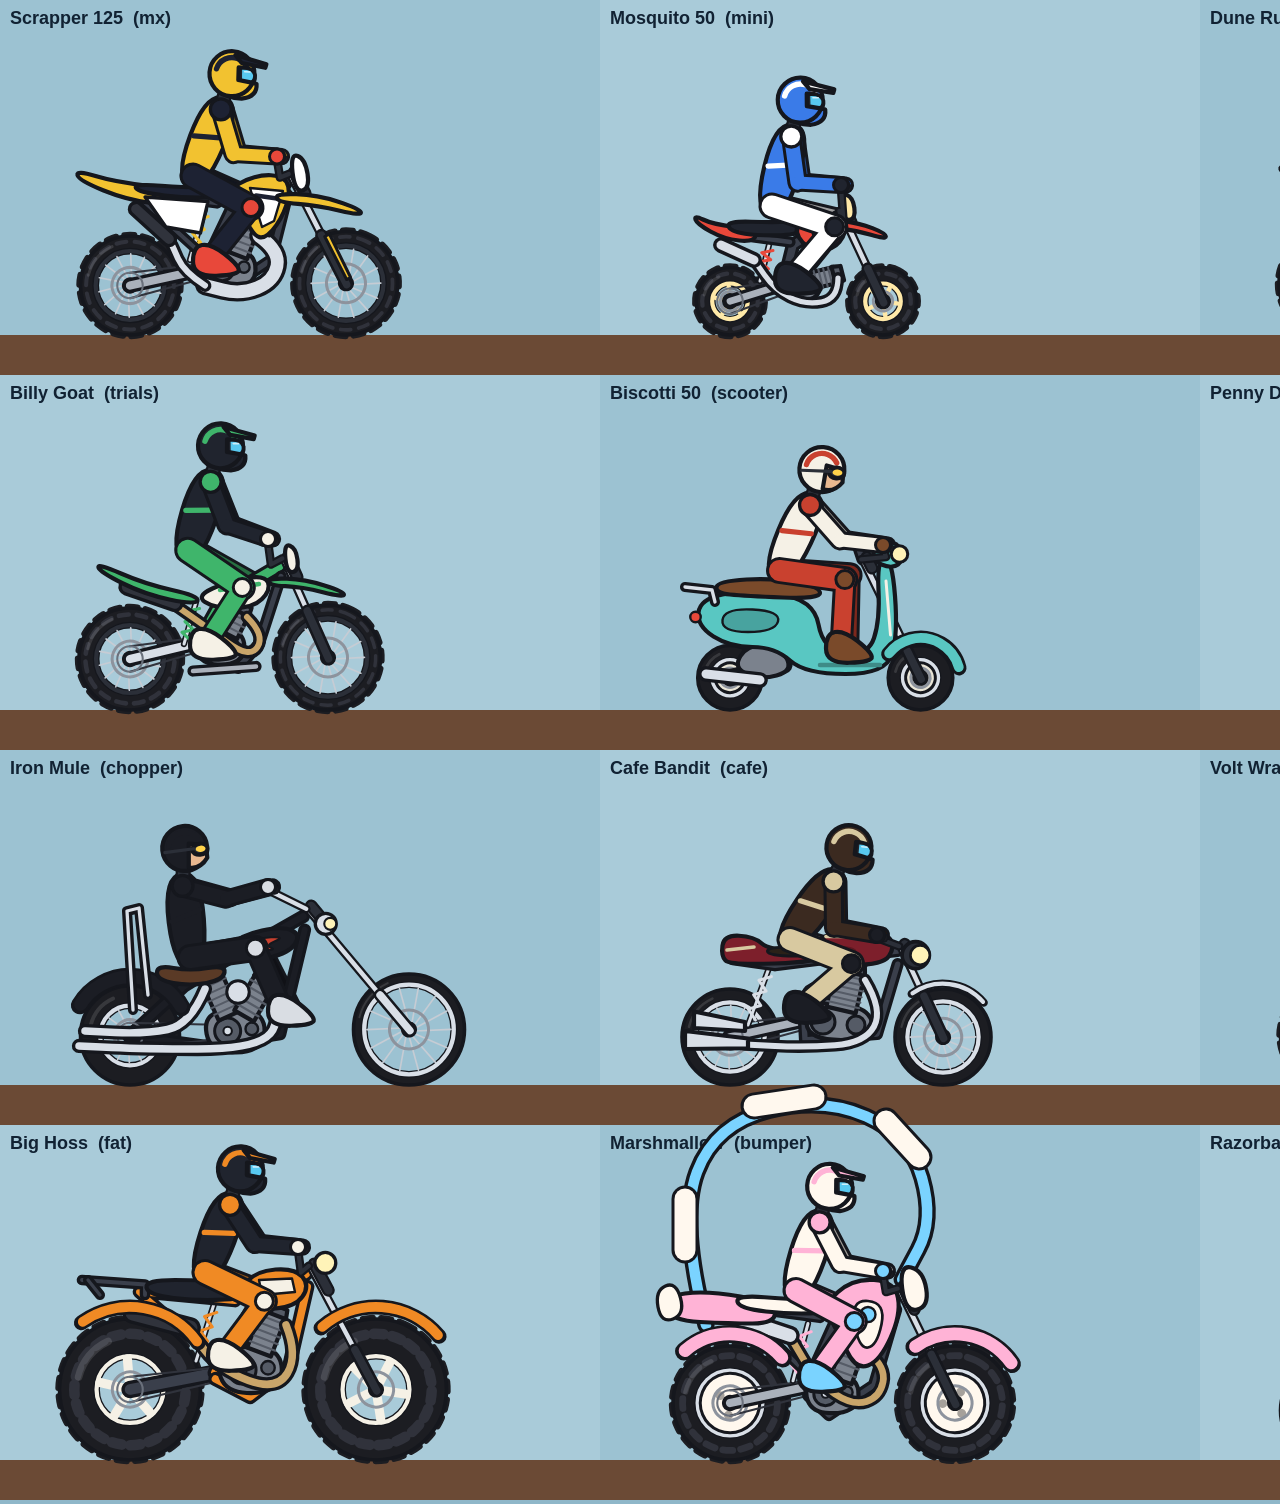
<file: tools/bikesheet.html>
<!doctype html><html><body style="margin:0;background:#8fb7c9">
<canvas id="c" width="1800" height="1500"></canvas>
<script src="../src/physics.js"></script><script src="../src/builder.js"></script><script src="../src/bikes.js"></script><script src="../src/art-bike.js"></script>
<script>
var cv = document.getElementById('c'), ctx = cv.getContext('2d');
var q = new URLSearchParams(location.search), only = q.get('bike'), lp = +(q.get('lp') || 0), S = +(q.get('s') || 150);
var list = RR.BIKES.filter(function (d) { return !only || d.id === only; });
var cols = only ? 3 : 3, cw = 600, ch = only ? 500 : 375;
if (only) { list = [list[0], list[0], list[0]]; }
list.forEach(function (d, i) {
  var x = (i % cols) * cw, y = Math.floor(i / cols) * ch;
  ctx.setTransform(1, 0, 0, 1, 0, 0);
  ctx.fillStyle = i % 2 ? '#a9cbd9' : '#9cc2d2'; ctx.fillRect(x, y, cw, ch);
  ctx.fillStyle = '#6b4a35'; ctx.fillRect(x, y + ch - 40, cw, 40);
  ctx.fillStyle = '#123'; ctx.font = 'bold 18px sans-serif'; ctx.fillText(d.name + '  (' + d.kind + ')', x + 10, y + 24);
  ctx.setTransform(S, 0, 0, -S, x + 130, y + ch - 40);
  var b = RR.prepBike(d), l = only ? [-1, 0, 1][i] : lp;
  RR.Art.bike(ctx, d, { lp: l, stand: 0, spinR: 0.4, spinF: 1.1 });
  // debug: physics head circle
  if (q.get('dbg')) { var po = {}; RR.riderPose(d, l, 0, po); ctx.beginPath(); ctx.arc(po.headX, po.headY, b.headR, 0, 7); ctx.lineWidth = 0.01; ctx.strokeStyle = '#f0f'; ctx.stroke();
    d.body.forEach(function (p) { ctx.beginPath(); ctx.arc(p[0], p[1], p[2], 0, 7); ctx.stroke(); }); ctx.beginPath(); ctx.arc(d.com[0], d.com[1], 0.03, 0, 7); ctx.fillStyle = '#f0f'; ctx.fill(); }
});
document.title = 'done';
</script></body></html>
</file>
